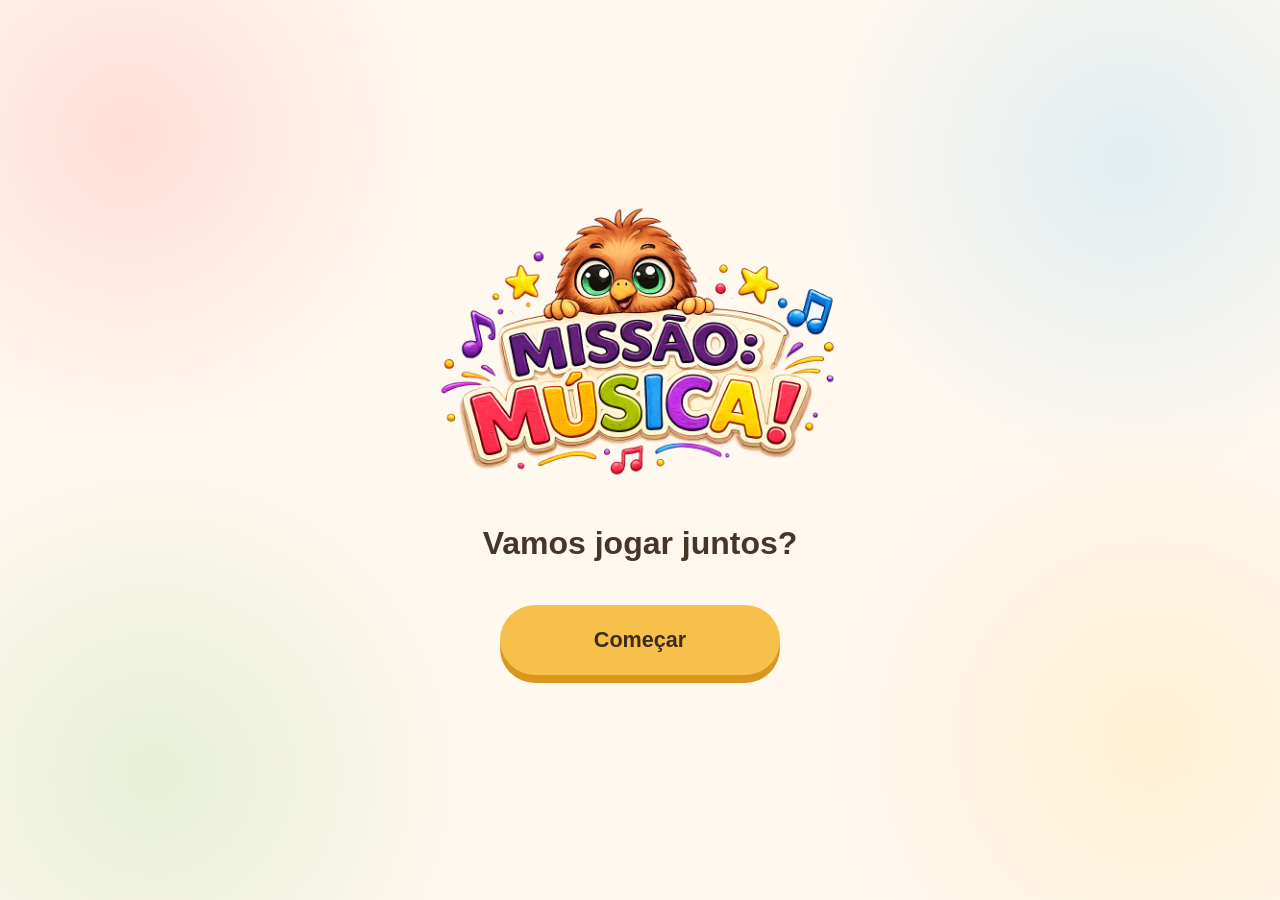
<file: index.html>
<!DOCTYPE html>
<html lang="pt-PT">
<head>
  <meta charset="UTF-8">

  <meta
    name="viewport"
    content="width=device-width, initial-scale=1.0"
  >

  <meta
    name="description"
    content="Missão: Música! — companheiro digital do jogo musical Pikiwi."
  >

  <meta name="theme-color" content="#fff7e8">

  <title>Missão: Música!</title>

  <link rel="stylesheet" href="style.css">

  <link rel="manifest" href="manifest.webmanifest">

  <link
    rel="icon"
    type="image/png"
    sizes="192x192"
    href="icon-192.png"
  >

  <link
    rel="apple-touch-icon"
    sizes="180x180"
    href="apple-touch-icon.png"
  >

  <meta
    name="apple-mobile-web-app-capable"
    content="yes"
  >

  <meta
    name="apple-mobile-web-app-title"
    content="Missão Música"
  >
</head>

<body>

  <main class="home-screen">

    <section class="home-content">

      <img
        class="brand-logo"
        src="logo.png"
        alt="Missão: Música!, com Pikiwi"
      >

      <p class="welcome-message">
        Vamos jogar juntos?
      </p>

      <button
        class="start-button"
        id="start-button"
        type="button"
      >
        Começar
      </button>

      <p
        class="status-message"
        id="status-message"
        aria-live="polite"
      ></p>

    </section>

  </main>

 <script src="sounds.js"></script>
<script src="app.js"></script>

</body>
</html>
</file>
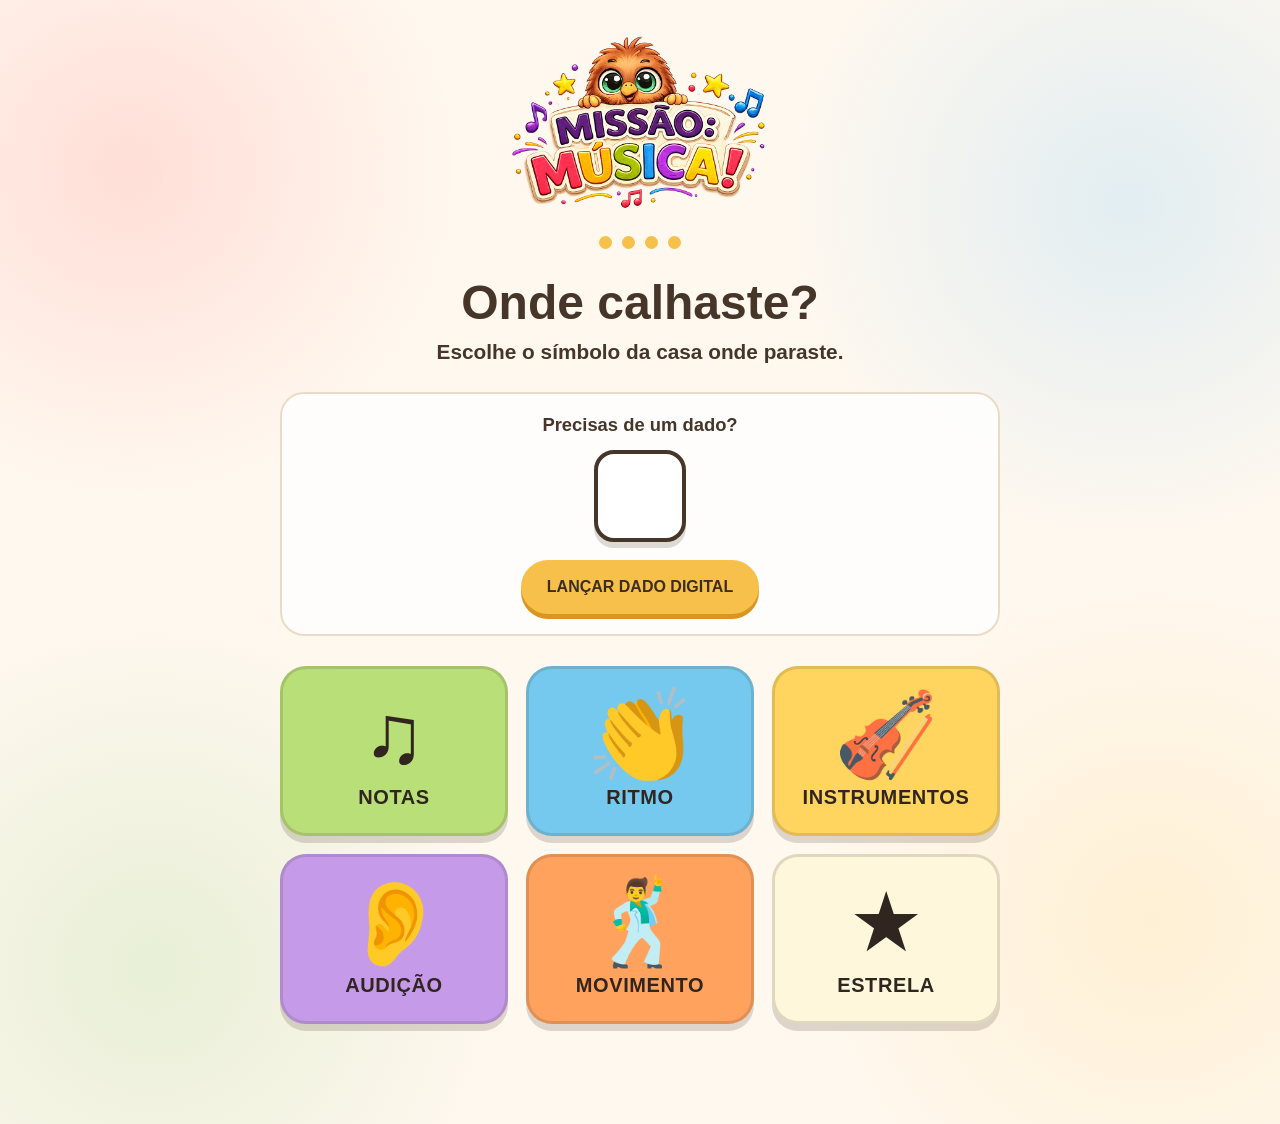
<file: categorias.html>
<!DOCTYPE html>
<html lang="pt-PT">
<head>
  <meta charset="UTF-8">

  <meta
    name="viewport"
    content="width=device-width, initial-scale=1.0"
  >

  <meta
    name="description"
    content="Escolhe uma categoria de missão em Missão: Música!"
  >

  <meta name="theme-color" content="#fff8ef">

  <title>Escolhe a categoria | Missão: Música!</title>

  <link rel="stylesheet" href="style.css">
  <link rel="manifest" href="manifest.webmanifest">

  <link rel="icon" href="icon-192.png">
  <link rel="apple-touch-icon" href="icon-192.png">
</head>

<body>

  <main class="categories-screen">

    <section class="categories-content">

     <a
  href="index.html"
  class="logo-home-link"
  aria-label="Voltar ao início"
>
  <img
    class="categories-logo"
    src="logo.png"
    alt="Missão: Música!, com Pikiwi"
  >
</a>

      <div
        class="progress-indicator"
        aria-label="Passo 4 de 4"
      >
        <span class="progress-dot active"></span>
        <span class="progress-dot active"></span>
        <span class="progress-dot active"></span>
        <span class="progress-dot active"></span>
      </div>

      <h1 class="categories-title">
        Onde calhaste?
      </h1>

      <p
        class="categories-instruction"
        id="player-greeting"
      >
        Escolhe o símbolo da tua casa.
      </p>

      <section
        class="digital-die"
        aria-labelledby="die-title"
      >

        <h2
          class="digital-die-title"
          id="die-title"
        >
          Precisas de um dado?
        </h2>

        <div
  class="die-result"
  id="die-result"
  aria-live="polite"
  aria-label="Dado ainda não lançado"
>
  <span class="pip pip-1"></span>
  <span class="pip pip-2"></span>
  <span class="pip pip-3"></span>
  <span class="pip pip-4"></span>
  <span class="pip pip-5"></span>
  <span class="pip pip-6"></span>
  <span class="pip pip-7"></span>
  <span class="pip pip-8"></span>
  <span class="pip pip-9"></span>
</div>

        <button
          class="die-button"
          id="die-button"
          type="button"
        >
          Lançar dado digital
        </button>

      </section>

      <div class="categories-grid">

        <button
          class="category-button category-notes"
          type="button"
          data-category="notas"
          aria-label="Notas"
        >
          <span
            class="category-symbol"
            aria-hidden="true"
          >
            ♫
          </span>

          <span class="category-name">
            Notas
          </span>
        </button>

        <button
          class="category-button category-rhythm"
          type="button"
          data-category="ritmo"
          aria-label="Ritmo"
        >
          <span
            class="category-symbol"
            aria-hidden="true"
          >
            👏
          </span>

          <span class="category-name">
            Ritmo
          </span>
        </button>

        <button
          class="category-button category-instruments"
          type="button"
          data-category="instrumentos"
          aria-label="Instrumentos"
        >
          <span
            class="category-symbol"
            aria-hidden="true"
          >
            🎻
          </span>

          <span class="category-name">
            Instrumentos
          </span>
        </button>

        <button
          class="category-button category-listening"
          type="button"
          data-category="audicao"
          aria-label="Audição"
        >
          <span
            class="category-symbol"
            aria-hidden="true"
          >
            👂
          </span>

          <span class="category-name">
            Audição
          </span>
        </button>

        <button
          class="category-button category-movement"
          type="button"
          data-category="movimento"
          aria-label="Movimento"
        >
          <span
            class="category-symbol"
            aria-hidden="true"
          >
            🕺
          </span>

          <span class="category-name">
            Movimento
          </span>
        </button>

        <button
          class="category-button category-star"
          type="button"
          data-category="estrela"
          aria-label="Casa Estrela"
        >
          <span
            class="category-symbol"
            aria-hidden="true"
          >
            ★
          </span>

          <span class="category-name">
            Estrela
          </span>
        </button>

      </div>

      <p
        class="category-message"
        id="category-message"
        aria-live="polite"
      ></p>

    </section>

  </main>

<script src="sounds.js"></script>
  <script src="categorias.js"></script>

</body>
</html>
</file>
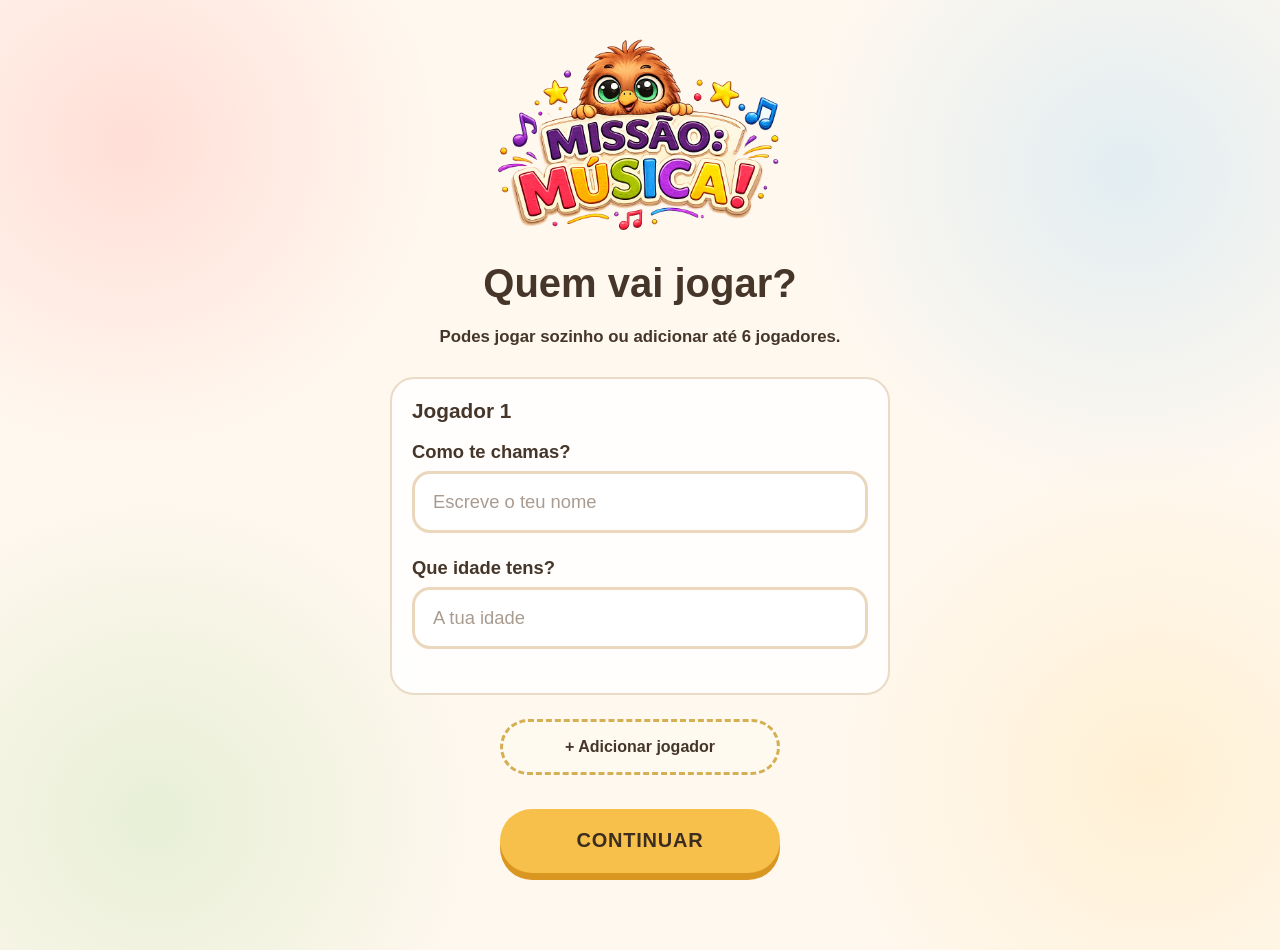
<file: jogador.html>
<!DOCTYPE html>
<html lang="pt-PT">
<head>
  <meta charset="UTF-8">

  <meta
    name="viewport"
    content="width=device-width, initial-scale=1.0"
  >

  <meta
    name="description"
    content="Identificação dos jogadores de Missão: Música!"
  >

  <meta name="theme-color" content="#fff8ef">

  <title>Quem vai jogar? | Missão: Música!</title>

  <link rel="stylesheet" href="style.css">
  <link rel="manifest" href="manifest.webmanifest">

  <link rel="icon" href="icon-192.png">
  <link rel="apple-touch-icon" href="icon-192.png">
</head>

<body>

  <main class="player-screen">

    <section class="player-content">

      <a href="index.html" class="logo-home-link" aria-label="Voltar ao início">
  <img
    class="player-logo"
    src="logo.png"
    alt="Missão: Música!, com Pikiwi"
  >
</a>

      <h1 class="player-title">
        Quem vai jogar?
      </h1>

      <p class="player-introduction">
        Podes jogar sozinho ou adicionar até 6 jogadores.
      </p>

      <form class="player-form" id="player-form">

        <div
          class="players-list"
          id="players-list"
        ></div>

        <button
          class="add-player-button"
          id="add-player-button"
          type="button"
        >
          + Adicionar jogador
        </button>

        <button
          class="continue-button"
          type="submit"
        >
          Continuar
        </button>

        <p
          class="form-message"
          id="form-message"
          aria-live="polite"
        ></p>

      </form>

    </section>

  </main>

  <script src="sounds.js"></script>
<script src="jogador.js"></script>

</body>
</html>
</file>
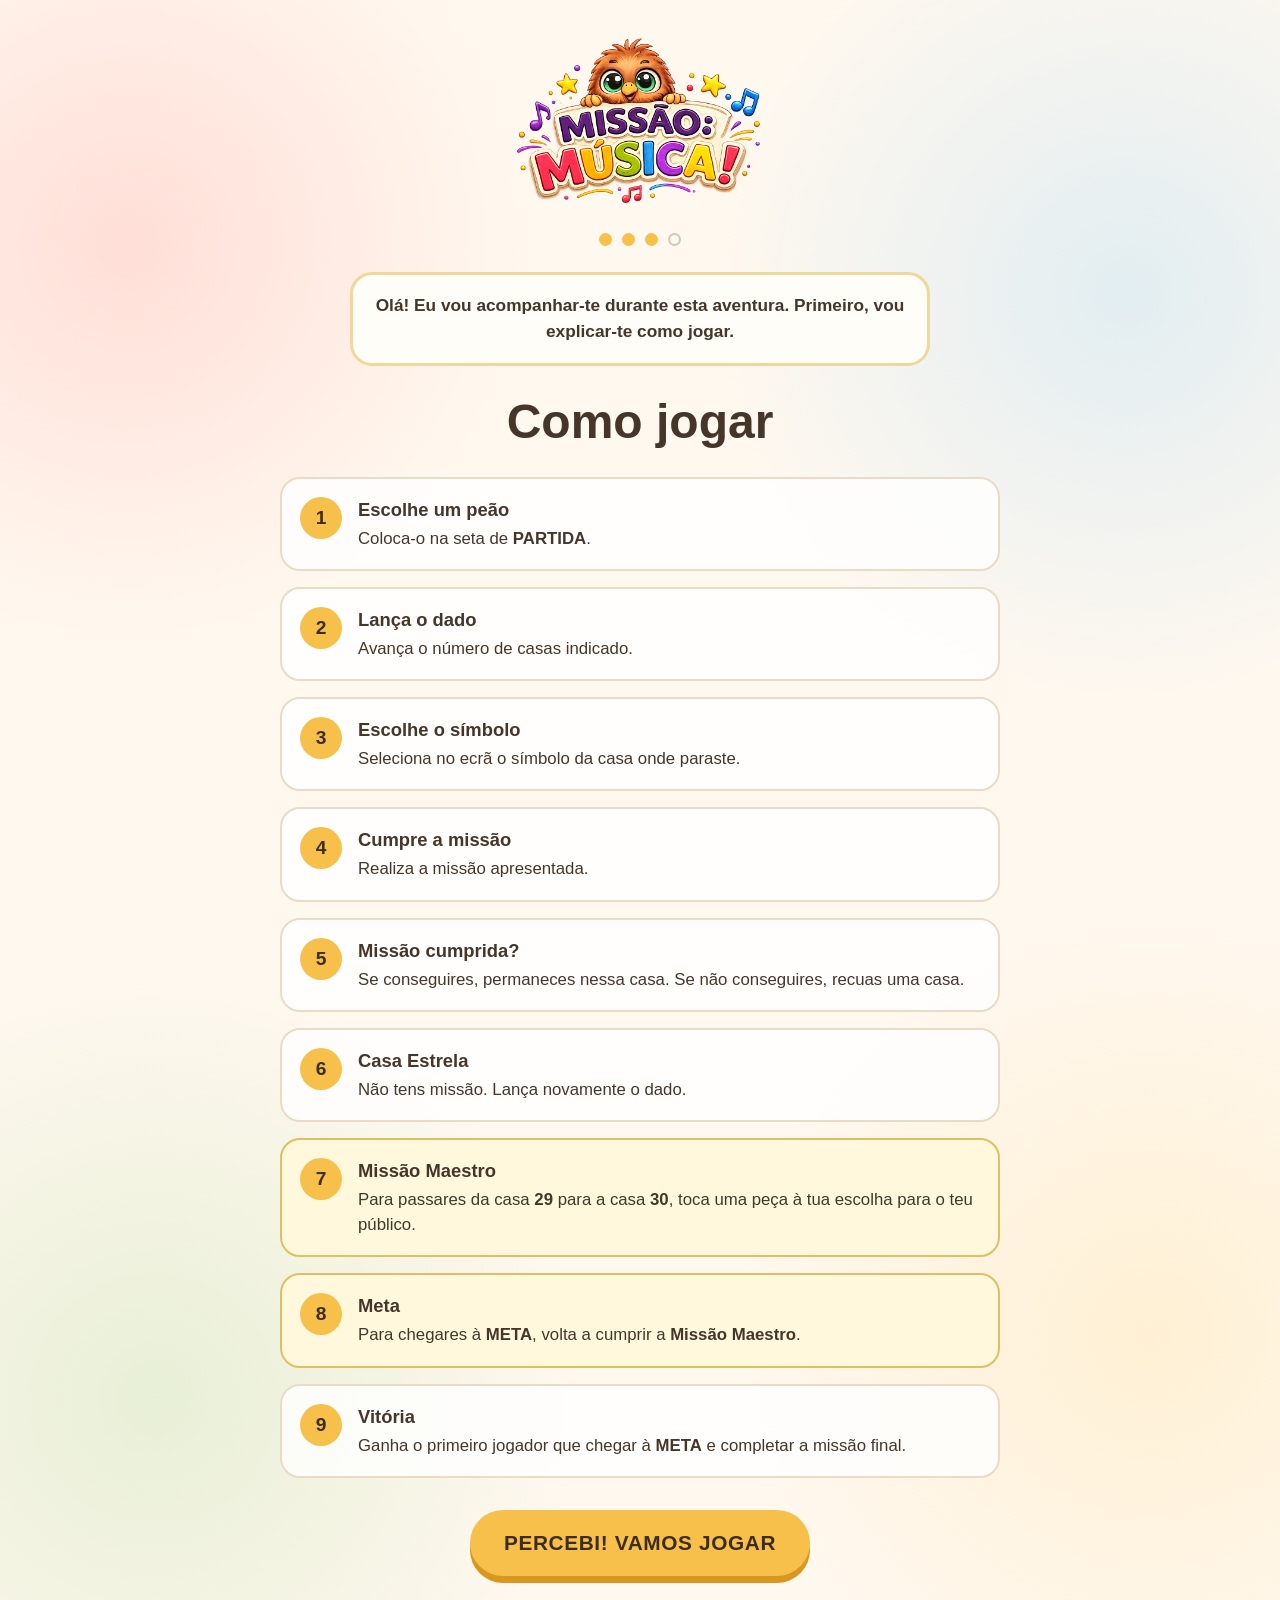
<file: regras.html>
<!DOCTYPE html>
<html lang="pt-PT">
<head>
  <meta charset="UTF-8">

  <meta
    name="viewport"
    content="width=device-width, initial-scale=1.0"
  >

  <meta
    name="description"
    content="Regras do jogo Missão: Música!"
  >

  <meta name="theme-color" content="#fff8ef">

  <title>Como jogar | Missão: Música!</title>

  <link rel="stylesheet" href="style.css">
  <link rel="manifest" href="manifest.webmanifest">

  <link rel="icon" href="icon-192.png">
  <link rel="apple-touch-icon" href="icon-192.png">
</head>

<body>

  <main class="rules-screen">

    <section class="rules-content">

     <a href="index.html" class="logo-home-link" aria-label="Voltar ao início">
  <img
    class="rules-logo"
    src="logo.png"
    alt="Missão: Música!, com Pikiwi"
  >
</a>

      <div class="progress-indicator" aria-label="Passo 3 de 4">
        <span class="progress-dot active"></span>
        <span class="progress-dot active"></span>
        <span class="progress-dot active"></span>
        <span class="progress-dot"></span>
      </div>

      <div class="pikiwi-message">
        Olá! Eu vou acompanhar-te durante esta aventura.
        Primeiro, vou explicar-te como jogar.
      </div>

      <h1 class="rules-title">
        Como jogar
      </h1>

      <ol class="rules-list">

        <li class="rule-item">
          <div class="rule-number">1</div>

          <div class="rule-text">
            <strong>Escolhe um peão</strong>
            <p>
              Coloca-o na seta de <strong>PARTIDA</strong>.
            </p>
          </div>
        </li>

        <li class="rule-item">
          <div class="rule-number">2</div>

          <div class="rule-text">
            <strong>Lança o dado</strong>
            <p>
              Avança o número de casas indicado.
            </p>
          </div>
        </li>

        <li class="rule-item">
          <div class="rule-number">3</div>

          <div class="rule-text">
            <strong>Escolhe o símbolo</strong>
            <p>
              Seleciona no ecrã o símbolo da casa onde paraste.
            </p>
          </div>
        </li>

        <li class="rule-item">
          <div class="rule-number">4</div>

          <div class="rule-text">
            <strong>Cumpre a missão</strong>
            <p>
              Realiza a missão apresentada.
            </p>
          </div>
        </li>

        <li class="rule-item">
          <div class="rule-number">5</div>

          <div class="rule-text">
            <strong>Missão cumprida?</strong>
            <p>
              Se conseguires, permaneces nessa casa.
              Se não conseguires, recuas uma casa.
            </p>
          </div>
        </li>

        <li class="rule-item">
          <div class="rule-number">6</div>

          <div class="rule-text">
            <strong>Casa Estrela</strong>
            <p>
              Não tens missão. Lança novamente o dado.
            </p>
          </div>
        </li>

        <li class="rule-item rule-highlight">
          <div class="rule-number">7</div>

          <div class="rule-text">
            <strong>Missão Maestro</strong>
            <p>
              Para passares da casa <strong>29</strong> para a casa
              <strong>30</strong>, toca uma peça à tua escolha para o teu público.
            </p>
          </div>
        </li>

        <li class="rule-item rule-highlight">
          <div class="rule-number">8</div>

          <div class="rule-text">
            <strong>Meta</strong>
            <p>
              Para chegares à <strong>META</strong>, volta a cumprir a
              <strong>Missão Maestro</strong>.
            </p>
          </div>
        </li>

        <li class="rule-item">
          <div class="rule-number">9</div>

          <div class="rule-text">
            <strong>Vitória</strong>
            <p>
              Ganha o primeiro jogador que chegar à <strong>META</strong>
              e completar a missão final.
            </p>
          </div>
        </li>

      </ol>

      <button
        class="rules-button"
        id="rules-button"
        type="button"
      >
        Percebi! Vamos jogar
      </button>

    </section>

  </main>

<script src="sounds.js"></script>
<script src="regras.js"></script>

</body>
</html>
</file>
<file: style.css>
/* ==========================================================
   MISSÃO: MÚSICA!
   Pikiwi Companion App
   Version 1.0
========================================================== */

/* ---------- COLOURS ---------- */

:root {

    --background: #FFF8EF;

    --text: #46362A;

    --button: #F6C04A;

    --button-hover: #F3B632;

    --button-shadow: #D99721;

}


/* ---------- GENERAL ---------- */

*{
    margin:0;
    padding:0;
    box-sizing:border-box;
}

body{

    background: var(--background);

    font-family:
    "Trebuchet MS",
    "Arial Rounded MT Bold",
    sans-serif;

    color:var(--text);

    min-height:100vh;

    overflow-x:hidden;

}


/* ---------- BACKGROUND ---------- */

body{

background:

radial-gradient(circle at 10% 15%, rgba(255,120,120,.20), transparent 22%),

radial-gradient(circle at 88% 18%, rgba(95,190,255,.18), transparent 24%),

radial-gradient(circle at 12% 86%, rgba(126,201,102,.18), transparent 24%),

radial-gradient(circle at 90% 82%, rgba(255,205,90,.18), transparent 24%),

var(--background);

}


/* ---------- HOME SCREEN ---------- */

.home-screen{

    min-height:100vh;

    display:flex;

    justify-content:center;

    align-items:center;

    padding:30px;

}


/* ---------- CONTENT ---------- */

.home-content{

    width:100%;

    max-width:550px;

    text-align:center;

}


/* ---------- LOGO ---------- */

.brand-logo{

    width:100%;

    max-width:420px;

    height:auto;

    margin-bottom:35px;

    animation:float 3s ease-in-out infinite;

}


/* ---------- TEXT ---------- */

.welcome-message{

    font-size:2rem;

    font-weight:bold;

    margin-bottom:40px;

    line-height:1.3;

}


/* ---------- BUTTON ---------- */

.start-button{

    width:280px;

    max-width:85vw;

    height:70px;

    border:none;

    border-radius:999px;

    background:var(--button);

    color:#3D2D21;

    font-size:1.35rem;

    font-weight:900;

    cursor:pointer;

    box-shadow:0 8px 0 var(--button-shadow);

    transition:.18s;

}


.start-button:hover{

    background:var(--button-hover);

    transform:translateY(-3px);

}


.start-button:active{

    transform:translateY(5px);

    box-shadow:0 2px 0 var(--button-shadow);

}


/* ---------- STATUS ---------- */

.status-message{

    margin-top:30px;

    font-weight:bold;

}


/* ---------- ANIMATION ---------- */

@keyframes float{

0%{

transform:translateY(0px);

}

50%{

transform:translateY(-8px);

}

100%{

transform:translateY(0px);

}

}


/* ---------- MOBILE ---------- */

@media(max-width:768px){

.brand-logo{

max-width:320px;

}

.welcome-message{

font-size:1.6rem;

margin-bottom:30px;

}

.start-button{

height:65px;

font-size:1.2rem;

width:240px;

}

}


@media(max-width:480px){

.brand-logo{

max-width:270px;

}

.welcome-message{

font-size:1.35rem;

}

.start-button{

width:210px;

height:60px;

font-size:1.1rem;

}

}
/* ==========================================================
   ECRÃ DO JOGADOR
========================================================== */

.player-screen {
  min-height: 100vh;
  min-height: 100svh;

  display: flex;
  justify-content: center;
  align-items: center;

  padding: 30px 20px;
}

.player-content {
  width: 100%;
  max-width: 500px;

  text-align: center;
}

.player-logo {
  width: min(300px, 72vw);
  height: auto;

  margin-bottom: 20px;
}

.player-title {
  margin-bottom: 30px;

  font-size: clamp(1.8rem, 6vw, 2.5rem);
  color: var(--text);
}

.player-form {
  width: 100%;
}

.form-group {
  margin-bottom: 24px;

  text-align: left;
}

.form-group label {
  display: block;

  margin-bottom: 8px;

  font-size: 1.15rem;
  font-weight: 800;
}

.form-group input {
  width: 100%;

  padding: 17px 18px;

  border: 3px solid #ead7bc;
  border-radius: 18px;

  background: #ffffff;
  color: var(--text);

  font-size: 1.15rem;

  outline: none;

  transition:
    border-color 160ms ease,
    box-shadow 160ms ease;
}

.form-group input:focus {
  border-color: var(--button);

  box-shadow:
    0 0 0 4px rgba(246, 192, 74, 0.22);
}

.form-group input::placeholder {
  color: #a99b90;
}

.continue-button {
  width: min(280px, 82vw);
  min-height: 64px;

  margin-top: 10px;
  padding: 16px 32px;

  border: none;
  border-radius: 999px;

  background: var(--button);
  color: #3d2d21;

  box-shadow: 0 7px 0 var(--button-shadow);

  font-size: 1.25rem;
  font-weight: 900;
  text-transform: uppercase;
  letter-spacing: 0.04em;

  cursor: pointer;

  transition:
    transform 160ms ease,
    background-color 160ms ease,
    box-shadow 160ms ease;
}

.continue-button:hover {
  background: var(--button-hover);

  transform: translateY(-2px);

  box-shadow: 0 9px 0 var(--button-shadow);
}

.continue-button:active {
  transform: translateY(5px);

  box-shadow: 0 2px 0 var(--button-shadow);
}

.continue-button:focus-visible {
  outline: 4px solid #6356a8;
  outline-offset: 5px;
}

.form-message {
  min-height: 1.5em;

  margin-top: 22px;

  font-size: 1.05rem;
  font-weight: 800;
}

@media (max-width: 480px) {
  .player-logo {
    width: min(250px, 68vw);
  }

  .player-title {
    margin-bottom: 24px;
  }

  .form-group {
    margin-bottom: 20px;
  }
}
/* ==========================================================
   ECRÃ DAS REGRAS
========================================================== */

.rules-screen {
  min-height: 100vh;
  min-height: 100svh;

  display: flex;
  justify-content: center;

  padding: 30px 20px 50px;
}

.rules-content {
  width: 100%;
  max-width: 720px;

  text-align: center;
}

.rules-logo {
  display: block;

  width: min(260px, 68vw);
  height: auto;

  margin: 0 auto 20px;
}

.progress-indicator {
  display: flex;
  justify-content: center;
  gap: 10px;

  margin-bottom: 26px;
}

.progress-dot {
  width: 13px;
  height: 13px;

  border: 2px solid #d7c6ad;
  border-radius: 50%;

  background: transparent;
}

.progress-dot.active {
  border-color: var(--button);
  background: var(--button);
}

.pikiwi-message {
  max-width: 580px;

  margin: 0 auto 28px;
  padding: 18px 22px;

  border: 3px solid #f0d89d;
  border-radius: 22px;

  background: #fffdf7;

  font-size: 1.08rem;
  font-weight: 700;
  line-height: 1.5;
}

.rules-title {
  margin: 0 0 28px;

  font-size: clamp(2rem, 7vw, 3rem);
  color: var(--text);
}

.rules-list {
  display: grid;
  gap: 16px;

  margin: 0;
  padding: 0;

  list-style: none;

  text-align: left;
}

.rule-item {
  display: flex;
  align-items: flex-start;
  gap: 16px;

  padding: 18px;

  border: 2px solid #eadbc6;
  border-radius: 20px;

  background: rgba(255, 255, 255, 0.82);
}

.rule-number {
  flex: 0 0 42px;

  display: flex;
  align-items: center;
  justify-content: center;

  width: 42px;
  height: 42px;

  border-radius: 50%;

  background: var(--button);
  color: #3d2d21;

  font-size: 1.2rem;
  font-weight: 900;
}

.rule-text {
  flex: 1;

  padding-top: 2px;
}

.rule-text strong {
  display: block;

  margin-bottom: 5px;

  font-size: 1.15rem;
}

.rule-text p {
  margin: 0;

  font-size: 1.05rem;
  line-height: 1.5;
}

.rule-text p strong {
  display: inline;

  margin: 0;

  font-size: inherit;
}

.rule-highlight {
  border-color: #dfc061;
  background: #fff8dc;
}

.rules-button {
  width: min(340px, 88vw);
  min-height: 66px;

  margin-top: 32px;
  padding: 16px 30px;

  border: none;
  border-radius: 999px;

  background: var(--button);
  color: #3d2d21;

  box-shadow: 0 7px 0 var(--button-shadow);

  font-size: clamp(1.05rem, 4.5vw, 1.3rem);
  font-weight: 900;
  text-transform: uppercase;
  letter-spacing: 0.03em;

  cursor: pointer;

  transition:
    transform 160ms ease,
    background-color 160ms ease,
    box-shadow 160ms ease;
}

.rules-button:hover {
  background: var(--button-hover);

  transform: translateY(-2px);

  box-shadow: 0 9px 0 var(--button-shadow);
}

.rules-button:active {
  transform: translateY(5px);

  box-shadow: 0 2px 0 var(--button-shadow);
}

.rules-button:focus-visible {
  outline: 4px solid #6356a8;
  outline-offset: 5px;
}

@media (max-width: 480px) {
  .rules-screen {
    padding: 22px 14px 40px;
  }

  .rules-logo {
    width: min(220px, 65vw);
  }

  .pikiwi-message {
    padding: 16px;
    font-size: 1rem;
  }

  .rule-item {
    gap: 12px;
    padding: 15px 13px;
  }

  .rule-number {
    flex-basis: 36px;

    width: 36px;
    height: 36px;

    font-size: 1rem;
  }

  .rule-text strong {
    font-size: 1.05rem;
  }

  .rule-text p {
    font-size: 0.98rem;
  }
}
/* ==========================================================
   ECRÃ DAS CATEGORIAS
========================================================== */

.categories-screen {
  min-height: 100vh;
  min-height: 100svh;

  display: flex;
  justify-content: center;
  align-items: center;

  padding: 28px 20px 48px;
}

.categories-content {
  width: 100%;
  max-width: 720px;

  text-align: center;
}

.categories-logo {
  display: block;

  width: min(270px, 68vw);
  height: auto;

  margin: 0 auto 18px;
}

.categories-title {
  margin: 0 0 10px;

  font-size: clamp(2rem, 7vw, 3rem);
}

.categories-instruction {
  margin: 0 0 28px;

  font-size: clamp(1.05rem, 4vw, 1.3rem);
  font-weight: 700;
}

.categories-grid {
  display: grid;
  grid-template-columns: repeat(2, minmax(0, 1fr));
  gap: 18px;

  width: 100%;
}

.category-button {
  min-height: 170px;
  padding: 20px 12px;

  display: flex;
  flex-direction: column;
  align-items: center;
  justify-content: center;
  gap: 10px;

  border: 3px solid rgba(70, 54, 42, 0.16);
  border-radius: 26px;

  color: #30251f;

  box-shadow: 0 7px 0 rgba(70, 54, 42, 0.18);

  cursor: pointer;

  transition:
    transform 160ms ease,
    box-shadow 160ms ease,
    filter 160ms ease;
}

.category-button:hover {
  transform: translateY(-3px);

  box-shadow: 0 10px 0 rgba(70, 54, 42, 0.18);

  filter: brightness(1.04);
}

.category-button:active {
  transform: translateY(5px);

  box-shadow: 0 2px 0 rgba(70, 54, 42, 0.18);
}

.category-button:focus-visible {
  outline: 4px solid #46362a;
  outline-offset: 4px;
}

.category-symbol {
  font-size: clamp(3.4rem, 13vw, 5.2rem);
  line-height: 1;
}

.category-name {
  font-size: clamp(1rem, 4vw, 1.25rem);
  font-weight: 900;
  text-transform: uppercase;
  letter-spacing: 0.03em;
}

.category-notes {
  background: #b9df78;
}

.category-rhythm {
  background: #75c9ef;
}

.category-instruments {
  background: #ffd55f;
}

.category-listening {
  background: #c59be9;
}

.category-movement {
  background: #ffa25e;
}

.category-star {
  background: #fff7dc;
}

.category-message {
  min-height: 1.5em;

  margin: 26px 0 0;

  font-size: 1.1rem;
  font-weight: 900;
}


/* ==========================================================
   DADO DIGITAL
========================================================== */

.digital-die {
  margin: 0 auto 30px;
  padding: 20px;

  border: 2px solid #eadbc6;
  border-radius: 24px;

  background: rgba(255, 255, 255, 0.78);
}

.digital-die-title {
  margin: 0 0 14px;

  font-size: 1.15rem;
}

.die-result {
  position: relative;

  width: 92px;
  height: 92px;

  margin: 0 auto 18px;

  border: 4px solid #46362a;
  border-radius: 20px;

  background: #ffffff;

  box-shadow: 0 6px 0 rgba(70, 54, 42, 0.18);
}

.pip {
  position: absolute;

  width: 16px;
  height: 16px;

  border-radius: 50%;

  background: #46362a;

  opacity: 0;
  transform: scale(0.6);

  transition:
    opacity 90ms ease,
    transform 90ms ease;
}

.pip.visible {
  opacity: 1;
  transform: scale(1);
}

.pip-1 {
  top: 15px;
  left: 15px;
}

.pip-2 {
  top: 15px;
  left: 50%;
  transform: translateX(-50%) scale(0.6);
}

.pip-2.visible {
  transform: translateX(-50%) scale(1);
}

.pip-3 {
  top: 15px;
  right: 15px;
}

.pip-4 {
  top: 50%;
  left: 15px;
  transform: translateY(-50%) scale(0.6);
}

.pip-4.visible {
  transform: translateY(-50%) scale(1);
}

.pip-5 {
  top: 50%;
  left: 50%;
  transform: translate(-50%, -50%) scale(0.6);
}

.pip-5.visible {
  transform: translate(-50%, -50%) scale(1);
}

.pip-6 {
  top: 50%;
  right: 15px;
  transform: translateY(-50%) scale(0.6);
}

.pip-6.visible {
  transform: translateY(-50%) scale(1);
}

.pip-7 {
  bottom: 15px;
  left: 15px;
}

.pip-8 {
  bottom: 15px;
  left: 50%;
  transform: translateX(-50%) scale(0.6);
}

.pip-8.visible {
  transform: translateX(-50%) scale(1);
}

.pip-9 {
  right: 15px;
  bottom: 15px;
}

.die-result.rolling {
  animation: die-shake 160ms linear infinite;
}
.die-button {
  min-height: 54px;
  padding: 13px 26px;

  border: none;
  border-radius: 999px;

  background: var(--button);
  color: #3d2d21;

  box-shadow: 0 5px 0 var(--button-shadow);

  font-size: 1rem;
  font-weight: 900;
  text-transform: uppercase;

  cursor: pointer;

  transition:
    transform 160ms ease,
    background-color 160ms ease,
    box-shadow 160ms ease;
}

.die-button:hover {
  background: var(--button-hover);
}

.die-button:active {
  transform: translateY(4px);

  box-shadow: 0 1px 0 var(--button-shadow);
}

.die-button:focus-visible {
  outline: 4px solid #6356a8;
  outline-offset: 4px;
}

.die-button:disabled {
  cursor: wait;
  opacity: 0.75;
}

.die-result.rolling {
  animation: die-shake 160ms linear infinite;
}

@keyframes die-shake {
  0% {
    transform: rotate(-4deg) scale(1);
  }

  50% {
    transform: rotate(4deg) scale(1.06);
  }

  100% {
    transform: rotate(-4deg) scale(1);
  }
}

@media (min-width: 700px) {
  .categories-grid {
    grid-template-columns: repeat(3, minmax(0, 1fr));
  }
}

@media (max-width: 420px) {
  .categories-screen {
    padding-inline: 14px;
  }

  .categories-grid {
    gap: 13px;
  }

  .category-button {
    min-height: 140px;
    padding: 16px 8px;

    border-radius: 22px;
  }

  .category-name {
    font-size: 0.92rem;
  }

  .digital-die {
    padding: 17px 13px;
  }
}

@media (prefers-reduced-motion: reduce) {
  .die-result.rolling {
    animation: none;
  }
}
/* ==========================================================
   ECRÃ DA MISSÃO
========================================================== */

.mission-screen {
  min-height: 100vh;
  min-height: 100svh;

  display: flex;
  justify-content: center;
  align-items: center;

  padding: 28px 18px 48px;
}

.mission-content {
  width: 100%;
  max-width: 650px;

  text-align: center;
}

.mission-logo {
  display: block;

  width: min(250px, 65vw);
  height: auto;

  margin: 0 auto 22px;
}

.mission-loading {
  font-size: 1.3rem;
  font-weight: 800;
}

.mission-card {
  padding: clamp(22px, 5vw, 38px);

  border: 3px solid #eadbc6;
  border-radius: 30px;

  background: rgba(255, 255, 255, 0.92);

  box-shadow: 0 10px 0 rgba(70, 54, 42, 0.14);
}

.mission-category-symbol {
  margin-bottom: 20px;

  font-size: clamp(4rem, 16vw, 6rem);
  line-height: 1;
}

.mission-image,
.help-image {
  display: block;

  width: 100%;
  max-width: 430px;
  max-height: 330px;

  margin: 0 auto 24px;

  border-radius: 20px;

  object-fit: contain;
}

.mission-image[hidden],
.help-image[hidden] {
  display: none;
}

.mission-challenge {
  margin: 0 auto 28px;

  max-width: 520px;

  font-size: clamp(1.65rem, 6vw, 2.5rem);
  line-height: 1.25;
}

.help-button,
.close-help-button,
.new-mission-button {
  min-height: 54px;
  padding: 13px 25px;

  border: 3px solid #d8c7ad;
  border-radius: 999px;

  background: #ffffff;
  color: var(--text);

  font-size: 1rem;
  font-weight: 900;
  text-transform: uppercase;

  cursor: pointer;
}

.help-button:hover,
.close-help-button:hover,
.new-mission-button:hover {
  background: #fff7e8;
}

.help-panel {
  margin: 26px 0;
  padding: 22px;

  border: 3px solid #f0d89d;
  border-radius: 24px;

  background: #fff9df;

  text-align: left;
}

.help-panel[hidden] {
  display: none;
}

.help-panel h2 {
  margin: 0 0 12px;

  text-align: center;
}

.help-panel p {
  margin: 0 0 20px;

  font-size: 1.08rem;
  line-height: 1.6;
}

.help-audio,
.help-video {
  display: block;

  width: 100%;

  margin: 18px auto;
}

.help-audio[hidden],
.help-video[hidden] {
  display: none;
}

.close-help-button {
  display: block;
  margin: 20px auto 0;
}

.mission-actions {
  display: flex;
  flex-direction: column;
  align-items: center;
  gap: 18px;

  margin-top: 28px;
}

.complete-button {
  width: min(330px, 88vw);
  min-height: 64px;

  padding: 16px 28px;

  border: none;
  border-radius: 999px;

  background: var(--button);
  color: #3d2d21;

  box-shadow: 0 7px 0 var(--button-shadow);

  font-size: 1.15rem;
  font-weight: 900;
  text-transform: uppercase;

  cursor: pointer;
}

.complete-button:active {
  transform: translateY(5px);
  box-shadow: 0 2px 0 var(--button-shadow);
}

.complete-button:disabled {
  opacity: 0.65;
  cursor: default;
}

.mission-message {
  min-height: 1.5em;

  margin: 28px 0 0;

  font-size: 1.2rem;
  font-weight: 900;
}

@media (min-width: 560px) {
  .mission-actions {
    flex-direction: row;
    justify-content: center;
  }
}
/* ==========================================================
   ECRÃ COM UM OU VÁRIOS JOGADORES
========================================================== */

.player-introduction {
  margin: -12px 0 28px;

  font-size: 1.05rem;
  font-weight: 700;
  line-height: 1.5;
}

.players-list {
  display: grid;
  gap: 20px;

  margin-bottom: 24px;
}

.player-card {
  padding: 20px;

  border: 2px solid #eadbc6;
  border-radius: 24px;

  background: rgba(255, 255, 255, 0.86);

  text-align: left;
}

.player-card-header {
  display: flex;
  align-items: center;
  justify-content: space-between;
  gap: 12px;

  margin-bottom: 18px;
}

.player-card-header h2 {
  margin: 0;

  font-size: 1.3rem;
}

.remove-player-button {
  padding: 8px 14px;

  border: 2px solid #d7b1a5;
  border-radius: 999px;

  background: #fff4ef;
  color: #6e3f32;

  font-weight: 800;
  cursor: pointer;
}

.remove-player-button:hover {
  background: #ffe5dc;
}

.remove-player-button:focus-visible {
  outline: 4px solid #6356a8;
  outline-offset: 3px;
}

.add-player-button {
  display: block;

  width: min(280px, 82vw);
  min-height: 56px;

  margin: 0 auto 24px;
  padding: 13px 24px;

  border: 3px dashed #d4af54;
  border-radius: 999px;

  background: #fffaf0;
  color: var(--text);

  font-size: 1rem;
  font-weight: 900;

  cursor: pointer;
}

.add-player-button:hover {
  background: #fff1c9;
}

.add-player-button:focus-visible {
  outline: 4px solid #6356a8;
  outline-offset: 4px;
}

.add-player-button[hidden] {
  display: none;
}

@media (max-width: 480px) {
  .player-card {
    padding: 17px 14px;
  }

  .player-card-header h2 {
    font-size: 1.15rem;
  }

  .remove-player-button {
    padding: 7px 11px;
    font-size: 0.9rem;
  }
}
.current-player-message {
  margin: 0 0 18px;

  font-size: 1.2rem;
  font-weight: 900;
}
/* ==========================================================
   JOGADOR ATUAL
========================================================== */

.current-player-message {
  margin: 0 0 18px;

  font-size: 1.2rem;
  font-weight: 900;
}


/* ==========================================================
   LOGÓTIPO — REGRESSAR AO INÍCIO
========================================================== */

.logo-home-link {
  display: inline-block;

  border-radius: 18px;

  text-decoration: none;
}

.logo-home-link img {
  display: block;

  cursor: pointer;

  transition:
    transform 160ms ease,
    filter 160ms ease;
}

.logo-home-link:hover img {
  transform: scale(1.03);
}

.logo-home-link:active img {
  transform: scale(0.98);
}

.logo-home-link:focus-visible {
  outline: 4px solid #6356a8;
  outline-offset: 5px;
}

@media (prefers-reduced-motion: reduce) {
  .logo-home-link img {
    transition: none;
  }
}

/* ==========================================================
   BOTÃO DE ÁUDIO DA MISSÃO
========================================================== */

.mission-audio-container {
  margin: 0 auto 26px;
}

.mission-audio-container[hidden] {
  display: none;
}

.mission-audio-button {
  width: 112px;
  height: 112px;

  display: flex;
  flex-direction: column;
  align-items: center;
  justify-content: center;
  gap: 6px;

  margin: 0 auto;

  border: 4px solid #46362a;
  border-radius: 50%;

  background: #75c9ef;
  color: #30251f;

  box-shadow: 0 7px 0 #4399c0;

  cursor: pointer;

  transition:
    transform 160ms ease,
    box-shadow 160ms ease,
    filter 160ms ease;
}

.mission-audio-icon {
  font-size: 2.3rem;
  line-height: 1;
}

.mission-audio-label {
  font-size: 0.95rem;
  font-weight: 900;
  text-transform: uppercase;
}

.mission-audio-button:hover {
  filter: brightness(1.05);
  transform: translateY(-2px);

  box-shadow: 0 9px 0 #4399c0;
}

.mission-audio-button:active {
  transform: translateY(5px);

  box-shadow: 0 2px 0 #4399c0;
}

.mission-audio-button.playing {
  animation: audio-pulse 900ms ease-in-out infinite;
}

.mission-audio-button:focus-visible {
  outline: 4px solid #6356a8;
  outline-offset: 5px;
}

@keyframes audio-pulse {
  0%,
  100% {
    transform: scale(1);
  }

  50% {
    transform: scale(1.06);
  }
}

@media (prefers-reduced-motion: reduce) {
  .mission-audio-button.playing {
    animation: none;
  }
}
</file>
